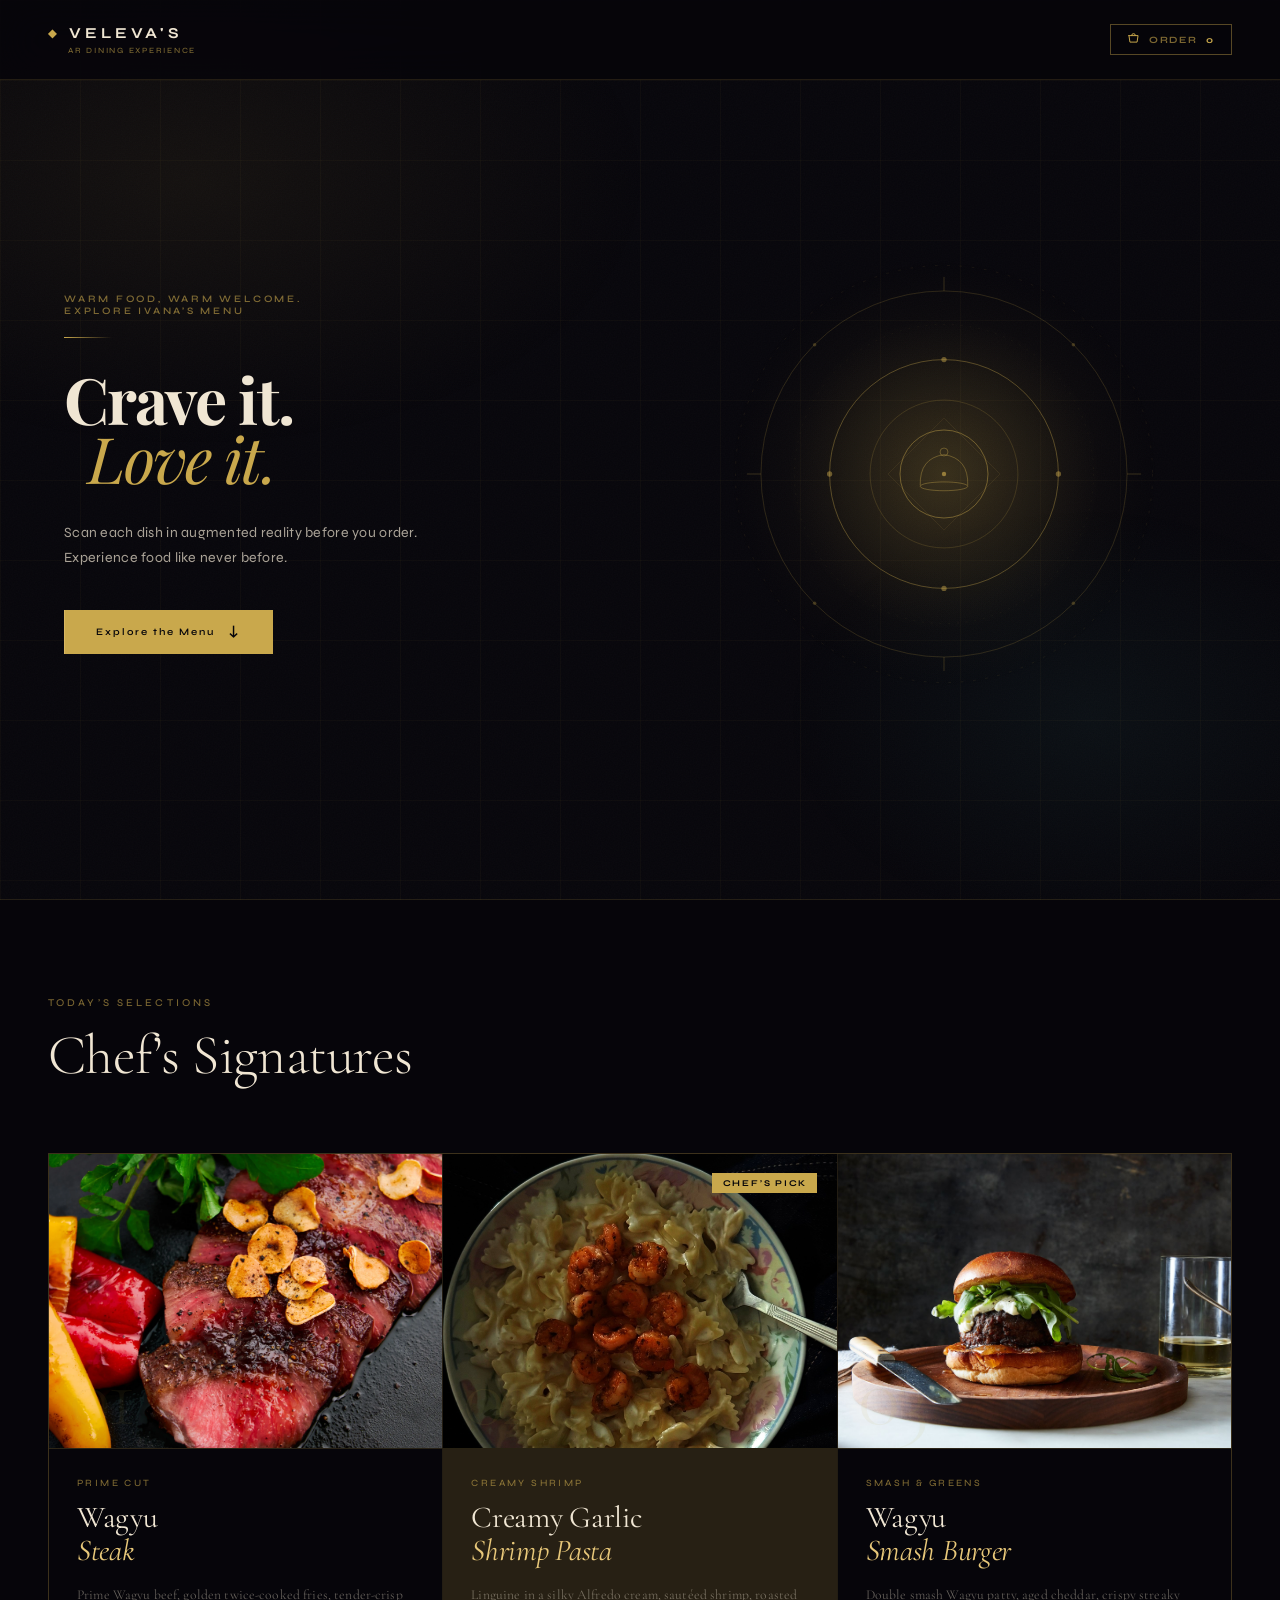
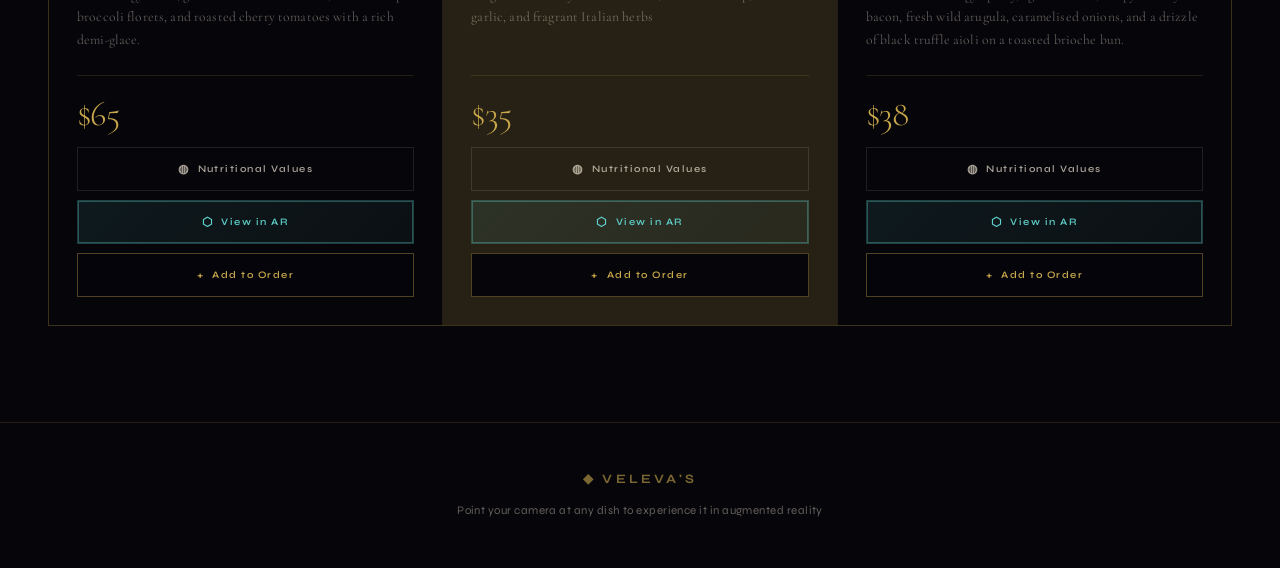
<file: index.html>
<!DOCTYPE html>
<html lang="en">
<head>
    <meta charset="UTF-8">
    <meta name="viewport" content="width=device-width, initial-scale=1.0">
    <title>Veleva's — AR Dining Experience</title>
    <link rel="preconnect" href="https://fonts.googleapis.com">
    <link rel="preconnect" href="https://fonts.gstatic.com" crossorigin>
    <link href="https://fonts.googleapis.com/css2?family=Cormorant+Garamond:ital,wght@0,300;0,400;0,500;1,300;1,400&family=Playfair+Display:ital,wght@0,400;0,700;0,900;1,400;1,700&family=Syne:wght@400;500;600;700;800&display=swap" rel="stylesheet">
    <link rel="stylesheet" href="styles.css?v=2">
</head>
<body>

    <div class="bg-grain"></div>
    <div class="bg-grid"></div>
    <div class="bg-glow"></div>

    <nav class="nav">
        <div class="nav-logo">
            <div class="logo-lockup">
                <span class="logo-mark">&#9670;</span>
                <span class="logo-text">VELEVA'S</span>
            </div>
            <span class="nav-tagline">AR DINING EXPERIENCE</span>
        </div>
        <button class="cart-btn" id="cartBtn" aria-label="Open order summary">
            <svg class="cart-icon-svg" viewBox="0 0 20 20" fill="none" stroke="currentColor" stroke-width="1.5" stroke-linecap="round" stroke-linejoin="round">
                <path d="M3 4h14l-1.5 10H4.5L3 4z"/>
                <path d="M7 4a3 3 0 016 0"/>
            </svg>
            ORDER <span class="cart-count" id="cartCount">0</span>
        </button>
    </nav>

    <header class="hero">
        <div class="hero-left">
            <p class="hero-eyebrow">
                <span>Warm food, warm welcome.</span>
                <span>Explore Ivana&rsquo;s menu</span>
            </p>
            <div class="hero-divider"></div>
            <h1 class="hero-title">
                <span class="title-line">Crave it.</span>
                <span class="title-line italic">Love it.</span>
            </h1>
            <p class="hero-subtitle">Scan each dish in augmented reality before you order. Experience food like never before.</p>
            <div class="hero-actions">
                <a href="#menu" class="hero-cta">
                    <span>Explore the Menu</span>
                    <span class="cta-arrow">&#8595;</span>
                </a>
            </div>
        </div>
        <div class="hero-right" aria-hidden="true">
            <div class="hero-emblem-wrap">
                <svg class="hero-emblem" viewBox="0 0 500 500" fill="none" xmlns="http://www.w3.org/2000/svg">
                    <defs>
                        <radialGradient id="heroGlow" cx="50%" cy="50%" r="50%">
                            <stop offset="0%" stop-color="#c9a84c" stop-opacity="0.15"/>
                            <stop offset="55%" stop-color="#c9a84c" stop-opacity="0.04"/>
                            <stop offset="100%" stop-color="#c9a84c" stop-opacity="0"/>
                        </radialGradient>
                    </defs>
                    <!-- Ambient glow fill -->
                    <circle cx="250" cy="250" r="245" fill="url(#heroGlow)"/>
                    <!-- Outermost dashed ring — rotates slowly via CSS -->
                    <g class="emblem-ring-outer">
                        <circle cx="250" cy="250" r="237" stroke="#c9a84c" stroke-width="0.5" stroke-opacity="0.18" stroke-dasharray="3 11"/>
                    </g>
                    <!-- Ring 2 -->
                    <circle cx="250" cy="250" r="208" stroke="#c9a84c" stroke-width="0.75" stroke-opacity="0.28"/>
                    <!-- Compass tick marks (N/S/E/W, from r=224 to r=208) -->
                    <line x1="250" y1="26"  x2="250" y2="42"  stroke="#c9a84c" stroke-width="0.75" stroke-opacity="0.35"/>
                    <line x1="250" y1="458" x2="250" y2="474" stroke="#c9a84c" stroke-width="0.75" stroke-opacity="0.35"/>
                    <line x1="26"  y1="250" x2="42"  y2="250" stroke="#c9a84c" stroke-width="0.75" stroke-opacity="0.35"/>
                    <line x1="458" y1="250" x2="474" y2="250" stroke="#c9a84c" stroke-width="0.75" stroke-opacity="0.35"/>
                    <!-- 45° dot markers on ring 2 -->
                    <circle cx="397" cy="103" r="2" fill="#c9a84c" fill-opacity="0.28"/>
                    <circle cx="103" cy="103" r="2" fill="#c9a84c" fill-opacity="0.28"/>
                    <circle cx="397" cy="397" r="2" fill="#c9a84c" fill-opacity="0.28"/>
                    <circle cx="103" cy="397" r="2" fill="#c9a84c" fill-opacity="0.28"/>
                    <!-- Ring 3 — inner dashed accent -->
                    <circle cx="250" cy="250" r="170" stroke="#c9a84c" stroke-width="0.4" stroke-opacity="0.15" stroke-dasharray="2 8"/>
                    <!-- Ring 4 — main accent ring -->
                    <circle cx="250" cy="250" r="130" stroke="#c9a84c" stroke-width="1" stroke-opacity="0.42"/>
                    <!-- Dot markers at compass points on ring 4 -->
                    <circle cx="250" cy="120" r="3" fill="#c9a84c" fill-opacity="0.48"/>
                    <circle cx="250" cy="380" r="3" fill="#c9a84c" fill-opacity="0.48"/>
                    <circle cx="120" cy="250" r="3" fill="#c9a84c" fill-opacity="0.48"/>
                    <circle cx="380" cy="250" r="3" fill="#c9a84c" fill-opacity="0.48"/>
                    <!-- Ring 5 -->
                    <circle cx="250" cy="250" r="84" stroke="#c9a84c" stroke-width="0.75" stroke-opacity="0.28"/>
                    <!-- Diamond frame (rotated square, corners at ~r=63) -->
                    <rect x="205" y="205" width="90" height="90" rx="1" transform="rotate(45 250 250)" stroke="#c9a84c" stroke-width="0.5" stroke-opacity="0.22"/>
                    <!-- Inner ring -->
                    <circle cx="250" cy="250" r="50" stroke="#c9a84c" stroke-width="1" stroke-opacity="0.52"/>
                    <!-- Central cloche motif -->
                    <ellipse cx="250" cy="264" rx="27" ry="5" stroke="#c9a84c" stroke-width="0.75" stroke-opacity="0.58"/>
                    <path d="M 223 263 Q 222 232 250 228 Q 278 232 277 263" stroke="#c9a84c" stroke-width="0.75" stroke-opacity="0.58"/>
                    <circle cx="250" cy="225" r="4.5" stroke="#c9a84c" stroke-width="0.75" stroke-opacity="0.58"/>
                    <!-- Center dot -->
                    <circle cx="250" cy="250" r="2.5" fill="#c9a84c" fill-opacity="0.65"/>
                </svg>
            </div>
        </div>
    </header>

    <main class="menu-section" id="menu">
        <div class="section-header">
            <div class="section-label">TODAY&rsquo;S SELECTIONS</div>
            <h2 class="section-title">Chef&rsquo;s Signatures</h2>
        </div>

        <div class="dishes-grid">

            <!-- Dish 1 -->
            <article class="dish-card" data-dish="0">
                <div class="card-image">
                    <img src="images/wagyu-steak-003.webp" alt="Wagyu Steak" class="card-img" />
                    <div class="card-number">01</div>
                </div>
                <div class="card-body">
                    <div class="dish-category">PRIME CUT</div>
                    <h3 class="dish-name">Wagyu<br><em>Steak</em></h3>
                    <p class="dish-description">Prime Wagyu beef, golden twice-cooked fries, tender-crisp broccoli florets, and roasted cherry tomatoes with a rich demi-glace.</p>
                    <div class="card-footer">
                        <span class="dish-price">$65</span>
                        <div class="card-actions">
                            <button class="btn btn-nutrition" data-dish="0">
                                <span class="btn-icon">&#9677;</span>
                                Nutritional Values
                            </button>
                            <a href="ar-viewer.html?dish=steak-salad" class="btn btn-ar">
                                <span class="ar-ring"></span>
                                <span class="btn-icon">&#11041;</span>
                                View in AR
                            </a>
                            <button class="btn btn-order" data-dish-id="steak-salad" data-dish-name="Wagyu Steak" data-dish-price="65">
                                <span class="btn-icon">+</span>
                                Add to Order
                            </button>
                        </div>
                    </div>
                </div>
            </article>

            <!-- Dish 2 -->
            <article class="dish-card featured" data-dish="1">
                <div class="card-badge">CHEF&rsquo;S PICK</div>
                <div class="card-image">
                    <img src="images/second_dish.jpg" alt="Creamy Garlic Shrimp Pasta" class="card-img" />
                    <div class="card-number">02</div>
                </div>
                <div class="card-body">
                    <div class="dish-category">CREAMY SHRIMP</div>
                    <h3 class="dish-name">Creamy Garlic<br><em>Shrimp Pasta</em></h3>
                    <p class="dish-description">Linguine in a silky Alfredo cream, saut&eacute;ed shrimp, roasted garlic, and fragrant Italian herbs</p>
                    <div class="card-footer">
                        <span class="dish-price">$35</span>
                        <div class="card-actions">
                            <button class="btn btn-nutrition" data-dish="1">
                                <span class="btn-icon">&#9677;</span>
                                Nutritional Values
                            </button>
                            <a href="ar-viewer.html?dish=shrimp-pasta" class="btn btn-ar">
                                <span class="ar-ring"></span>
                                <span class="btn-icon">&#11041;</span>
                                View in AR
                            </a>
                            <button class="btn btn-order" data-dish-id="shrimp-pasta" data-dish-name="Creamy Garlic Shrimp Pasta" data-dish-price="35">
                                <span class="btn-icon">+</span>
                                Add to Order
                            </button>
                        </div>
                    </div>
                </div>
            </article>

            <!-- Dish 3 -->
            <article class="dish-card" data-dish="2">
                <div class="card-image">
                    <img src="images/burger-preview.jpg" alt="Wagyu Smash Burger" class="card-img" />
                    <div class="card-number">03</div>
                </div>
                <div class="card-body">
                    <div class="dish-category">SMASH & GREENS</div>
                    <h3 class="dish-name">Wagyu<br><em>Smash Burger</em></h3>
                    <p class="dish-description">Double smash Wagyu patty, aged cheddar, crispy streaky bacon, fresh wild arugula, caramelised onions, and a drizzle of black truffle aioli on a toasted brioche bun.</p>
                    <div class="card-footer">
                        <span class="dish-price">$38</span>
                        <div class="card-actions">
                            <button class="btn btn-nutrition" data-dish="2">
                                <span class="btn-icon">&#9677;</span>
                                Nutritional Values
                            </button>
                            <a href="ar-viewer.html?dish=smash-burger" class="btn btn-ar">
                                <span class="ar-ring"></span>
                                <span class="btn-icon">&#11041;</span>
                                View in AR
                            </a>
                            <button class="btn btn-order" data-dish-id="wagyu-smash-burger" data-dish-name="Wagyu Smash Burger" data-dish-price="38">
                                <span class="btn-icon">+</span>
                                Add to Order
                            </button>
                        </div>
                    </div>
                </div>
            </article>

        </div>
    </main>

    <footer class="footer">
        <div class="footer-logo">&#9670; VELEVA'S</div>
        <p class="footer-text">Point your camera at any dish to experience it in augmented reality</p>
    </footer>

    <!-- Order Panel -->
    <div class="order-overlay" id="orderOverlay">
        <div class="order-panel" id="orderPanel" role="dialog" aria-modal="true" aria-label="Order summary">
            <div class="order-panel-header">
                <div class="order-eyebrow">YOUR ORDER</div>
                <h2 class="order-panel-title">Order Summary</h2>
                <button class="order-close" id="orderClose" aria-label="Close order panel">&#10005;</button>
            </div>
            <div class="order-body">
                <div class="order-empty" id="orderEmpty">
                    <p class="order-empty-text">No items yet.</p>
                    <p class="order-empty-sub">Add dishes from the menu below.</p>
                </div>
                <div class="order-items" id="orderItems"></div>
            </div>
            <div class="order-footer" id="orderFooter">
                <div class="order-total-row">
                    <span class="order-total-label">TOTAL</span>
                    <span class="order-total-price" id="orderTotal">$0</span>
                </div>
                <button class="btn-place-order" id="placeOrderBtn">Place Order</button>
            </div>
            <div class="order-confirm" id="orderConfirm">
                <div class="order-confirm-inner">
                    <div class="order-confirm-icon">&#10003;</div>
                    <p class="order-confirm-title">Thank you!</p>
                    <p class="order-confirm-sub">Your order has been placed.</p>
                </div>
            </div>
        </div>
    </div>

    <!-- Nutritional Modal -->
    <div class="modal-overlay" id="nutritionModal" role="dialog" aria-modal="true" aria-labelledby="modalDishName">
        <div class="modal">
            <button class="modal-close" id="modalClose" aria-label="Close">&#10005;</button>
            <div class="modal-header">
                <div class="modal-eyebrow">NUTRITIONAL INFORMATION</div>
                <h2 class="modal-dish-name" id="modalDishName"></h2>
            </div>
            <div class="modal-body">
                <div class="calories-display">
                    <span class="calories-number" id="modalCalories"></span>
                    <span class="calories-label">KCAL</span>
                </div>
                <div class="macros-grid">
                    <div class="macro-item">
                        <div class="macro-bar-container">
                            <div class="macro-bar protein-bar" id="proteinBar"></div>
                        </div>
                        <span class="macro-value" id="proteinVal"></span>
                        <span class="macro-label">PROTEIN</span>
                    </div>
                    <div class="macro-item">
                        <div class="macro-bar-container">
                            <div class="macro-bar carbs-bar" id="carbsBar"></div>
                        </div>
                        <span class="macro-value" id="carbsVal"></span>
                        <span class="macro-label">CARBS</span>
                    </div>
                    <div class="macro-item">
                        <div class="macro-bar-container">
                            <div class="macro-bar fat-bar" id="fatBar"></div>
                        </div>
                        <span class="macro-value" id="fatVal"></span>
                        <span class="macro-label">FAT</span>
                    </div>
                </div>
                <div class="allergens-section">
                    <div class="allergens-label">ALLERGENS</div>
                    <div class="allergens-list" id="allergensList"></div>
                </div>
            </div>
        </div>
    </div>

    <script src="script.js"></script>
</body>
</html>
</file>
<file: styles.css>
/* ==========================================
   OBSIDIAN AR RESTAURANT MENU
   Dark Luxury Aesthetic
   ========================================== */

/* ── Variables ── */
:root {
    --bg: #06050a;
    --surface: rgba(255, 255, 255, 0.03);
    --surface-hover: rgba(255, 255, 255, 0.055);
    --border: rgba(201, 168, 76, 0.15);
    --border-bright: rgba(201, 168, 76, 0.4);
    --gold: #c9a84c;
    --gold-bright: #e8c87a;
    --gold-dim: rgba(201, 168, 76, 0.6);
    --text: #f0e6d3;
    --text-dim: rgba(240, 230, 211, 0.4);
    --text-mid: rgba(240, 230, 211, 0.7);
    --teal: #5ecfca;
    --font-display: 'Cormorant Garamond', Georgia, serif;
    --font-ui: 'Syne', sans-serif;
    --ease: cubic-bezier(0.25, 0.46, 0.45, 0.94);
    --transition: 0.35s cubic-bezier(0.25, 0.46, 0.45, 0.94);
}

/* ── Reset ── */
*, *::before, *::after {
    margin: 0;
    padding: 0;
    box-sizing: border-box;
}

html {
    scroll-behavior: smooth;
}

body {
    background-color: var(--bg);
    color: var(--text);
    font-family: var(--font-ui);
    min-height: 100vh;
    overflow-x: hidden;
    -webkit-font-smoothing: antialiased;
    -moz-osx-font-smoothing: grayscale;
}

/* ── Background Layers ── */
.bg-grain {
    position: fixed;
    inset: 0;
    z-index: 0;
    pointer-events: none;
    opacity: 0.35;
    mix-blend-mode: screen;
    background-image: url("data:image/svg+xml,%3Csvg xmlns='http://www.w3.org/2000/svg' width='300' height='300'%3E%3Cfilter id='n'%3E%3CfeTurbulence type='fractalNoise' baseFrequency='0.75' numOctaves='4' stitchTiles='stitch'/%3E%3C/filter%3E%3Crect width='300' height='300' filter='url(%23n)' opacity='0.08'/%3E%3C/svg%3E");
    background-size: 300px 300px;
}

.bg-grid {
    position: fixed;
    inset: 0;
    z-index: 0;
    pointer-events: none;
    background-image:
        linear-gradient(rgba(201, 168, 76, 0.04) 1px, transparent 1px),
        linear-gradient(90deg, rgba(201, 168, 76, 0.04) 1px, transparent 1px);
    background-size: 80px 80px;
}

.bg-glow {
    position: fixed;
    inset: 0;
    z-index: 0;
    pointer-events: none;
    background:
        radial-gradient(ellipse 60% 50% at 15% 20%, rgba(201, 168, 76, 0.07) 0%, transparent 60%),
        radial-gradient(ellipse 40% 40% at 85% 80%, rgba(94, 207, 202, 0.05) 0%, transparent 60%);
}

/* ── Navigation ── */
.nav {
    position: fixed;
    top: 0;
    left: 0;
    right: 0;
    z-index: 100;
    display: flex;
    align-items: center;
    justify-content: space-between;
    padding: 1.5rem 3rem;
    border-bottom: 1px solid var(--border);
    background: rgba(6, 5, 10, 0.85);
    backdrop-filter: blur(20px);
    -webkit-backdrop-filter: blur(20px);
}

.nav-logo {
    display: flex;
    flex-direction: column;
    align-items: flex-start;
    gap: 0.22rem;
}

.logo-lockup {
    display: flex;
    align-items: center;
    gap: 0.6rem;
    font-family: var(--font-ui);
    font-weight: 700;
    font-size: 0.95rem;
    letter-spacing: 0.25em;
    color: var(--text);
}

.logo-mark {
    color: var(--gold);
    font-size: 0.7rem;
}

.nav-tagline {
    font-size: 0.5rem;
    letter-spacing: 0.22em;
    color: var(--gold-dim);
    font-weight: 500;
    padding-left: 1.25rem;
}

/* ── Hero ── */
.hero {
    position: relative;
    z-index: 1;
    min-height: 100vh;
    display: grid;
    grid-template-columns: 1fr 1fr;
    align-items: center;
    gap: 4rem;
    padding: 8rem 4rem 5rem;
    border-bottom: 1px solid var(--border);
    overflow: hidden;
}

/* Left column */
.hero-left {
    display: flex;
    flex-direction: column;
}

.hero-eyebrow {
    display: flex;
    flex-direction: column;
    font-family: var(--font-ui);
    font-size: 0.62rem;
    letter-spacing: 0.28em;
    color: var(--gold-dim);
    font-weight: 600;
    text-transform: uppercase;
    margin-bottom: 1.25rem;
    opacity: 0;
    animation: fadeUp 0.8s var(--ease) 0.2s forwards;
}

.hero-divider {
    width: 48px;
    height: 1px;
    background: linear-gradient(90deg, var(--gold), transparent);
    margin-bottom: 2rem;
    opacity: 0;
    transform-origin: left center;
    animation: dividerReveal 0.7s var(--ease) 0.45s forwards;
}

.hero-title {
    font-family: 'Playfair Display', var(--font-display);
    font-weight: 700;
    font-size: clamp(3.5rem, 5vw, 6.5rem);
    line-height: 0.92;
    letter-spacing: -0.03em;
    margin-bottom: 2rem;
}

.title-line {
    display: block;
    color: var(--text);
    opacity: 0;
    animation: fadeUp 1s var(--ease) forwards;
}

.title-line:nth-child(1) { animation-delay: 0.5s; }
.title-line:nth-child(2) { animation-delay: 0.7s; }

.title-line.italic {
    font-style: italic;
    font-weight: 400;
    color: var(--gold);
    padding-left: 1.5rem;
}

.hero-subtitle {
    font-size: 0.88rem;
    line-height: 1.78;
    color: var(--text-mid);
    max-width: 380px;
    letter-spacing: 0.02em;
    margin-bottom: 2.5rem;
    opacity: 0;
    animation: fadeUp 0.8s var(--ease) 0.9s forwards;
}

/* CTA button */
.hero-actions {
    opacity: 0;
    animation: fadeUp 0.8s var(--ease) 1.1s forwards;
}

.hero-cta {
    display: inline-flex;
    align-items: center;
    gap: 0.8rem;
    padding: 0.85rem 2rem;
    font-family: var(--font-ui);
    font-size: 0.62rem;
    font-weight: 600;
    letter-spacing: 0.2em;
    color: var(--bg);
    background: var(--gold);
    text-decoration: none;
    position: relative;
    overflow: hidden;
    transition: box-shadow 0.35s var(--ease);
}

.hero-cta::before {
    content: '';
    position: absolute;
    inset: 0;
    background: var(--gold-bright);
    transform: translateX(-100%);
    transition: transform 0.4s var(--ease);
}

.hero-cta > * { position: relative; z-index: 1; }

.hero-cta:hover::before { transform: translateX(0); }

.hero-cta:hover { box-shadow: 0 8px 32px rgba(201, 168, 76, 0.28); }

.cta-arrow {
    font-size: 1rem;
    line-height: 1;
    display: inline-block;
    transition: transform 0.35s var(--ease);
}

.hero-cta:hover .cta-arrow { transform: translateY(4px); }

/* Right column — decorative emblem */
.hero-right {
    display: flex;
    align-items: center;
    justify-content: center;
    position: relative;
    opacity: 0;
    animation: fadeIn 1.6s var(--ease) 0.8s forwards;
}

.hero-emblem-wrap {
    position: relative;
    width: min(440px, 44vw);
    aspect-ratio: 1 / 1;
}

/* Warm glow layer behind the SVG rings */
.hero-emblem-wrap::before {
    content: '';
    position: absolute;
    inset: 15%;
    border-radius: 50%;
    background: radial-gradient(circle,
        rgba(201, 168, 76, 0.12) 0%,
        rgba(201, 168, 76, 0.04) 52%,
        transparent 72%
    );
    pointer-events: none;
}

.hero-emblem {
    width: 100%;
    height: 100%;
    display: block;
}

/* Slowly rotating outermost dashed ring */
.emblem-ring-outer {
    transform-box: fill-box;
    transform-origin: center;
    animation: slowSpin 100s linear infinite;
}

/* ── Menu Section ── */
.menu-section {
    position: relative;
    z-index: 1;
    padding: 6rem 3rem;
}

.section-header {
    margin-bottom: 4rem;
}

.section-label {
    font-size: 0.65rem;
    letter-spacing: 0.3em;
    color: var(--gold-dim);
    font-weight: 500;
    margin-bottom: 0.75rem;
}

.section-title {
    font-family: var(--font-display);
    font-weight: 300;
    font-size: clamp(2rem, 5vw, 3.5rem);
    letter-spacing: -0.01em;
    color: var(--text);
}

/* ── Dishes Grid ── */
.dishes-grid {
    display: grid;
    grid-template-columns: repeat(3, 1fr);
    gap: 1px;
    background-color: var(--border);
    border: 1px solid var(--border);
}

/* ── Dish Card ── */
.dish-card {
    position: relative;
    background: var(--bg);
    overflow: hidden;
    transition: background var(--transition), transform var(--transition);
    opacity: 0;
    animation: fadeUp 0.8s var(--ease) forwards;
    display: flex;
    flex-direction: column;
}

.dish-card:nth-child(1) { animation-delay: 0.15s; }
.dish-card:nth-child(2) { animation-delay: 0.3s; }
.dish-card:nth-child(3) { animation-delay: 0.45s; }

.dish-card:hover {
    background: rgba(20, 16, 28, 0.95);
    z-index: 1;
    transform: translateY(-3px);
    box-shadow: 0 12px 40px rgba(0, 0, 0, 0.5);
}

.dish-card.featured {
    background: rgba(201, 168, 76, 0.025);
}

/* Card Badge */
.card-badge {
    position: absolute;
    top: 1.2rem;
    right: 1.2rem;
    z-index: 2;
    font-size: 0.55rem;
    letter-spacing: 0.2em;
    font-weight: 700;
    color: var(--bg);
    background: var(--gold);
    padding: 0.3rem 0.65rem;
}

/* Card Image */
.card-image {
    position: relative;
    aspect-ratio: 4 / 3;
    overflow: hidden;
    border-bottom: 1px solid var(--border);
    background: linear-gradient(
        135deg,
        rgba(201, 168, 76, 0.06) 0%,
        rgba(6, 5, 10, 0.9) 100%
    );
}

.featured .card-image {
    background: #0a0908;
}

.image-placeholder {
    position: absolute;
    inset: 0;
    display: flex;
    flex-direction: column;
    align-items: center;
    justify-content: center;
    gap: 0.75rem;
}

.card-img {
    position: absolute;
    inset: 0;
    width: 100%;
    height: 100%;
    object-fit: cover;
    object-position: center;
    display: block;
}

.plate-icon {
    width: 80px;
    height: 80px;
    color: var(--gold-dim);
    transition: color var(--transition), transform var(--transition);
}

.dish-card:hover .plate-icon {
    color: var(--gold);
    transform: scale(1.06) rotate(5deg);
}

.image-label {
    font-size: 0.6rem;
    letter-spacing: 0.2em;
    color: var(--text-dim);
    font-weight: 500;
}

.card-number {
    position: absolute;
    bottom: 0.5rem;
    left: 1.25rem;
    font-family: var(--font-display);
    font-size: 5.5rem;
    font-weight: 300;
    line-height: 1;
    color: rgba(201, 168, 76, 0.07);
    letter-spacing: -0.05em;
    user-select: none;
    transition: color var(--transition);
}

.dish-card:hover .card-number {
    color: rgba(201, 168, 76, 0.14);
}

/* Card Body */
.card-body {
    padding: 1.75rem;
    flex: 1;
    display: flex;
    flex-direction: column;
}

.dish-category {
    font-size: 0.6rem;
    letter-spacing: 0.25em;
    color: var(--gold-dim);
    font-weight: 500;
    margin-bottom: 0.75rem;
}

.dish-name {
    font-family: var(--font-display);
    font-weight: 400;
    font-size: 1.9rem;
    line-height: 1.1;
    letter-spacing: -0.01em;
    color: var(--text);
    margin-bottom: 1rem;
}

.dish-name em {
    font-style: italic;
    color: var(--gold-bright);
}

.dish-description {
    font-family: var(--font-display);
    font-size: 0.85rem;
    line-height: 1.65;
    color: var(--text-dim);
    margin-bottom: 1.5rem;
    letter-spacing: 0.01em;
}

/* Card Footer */
.card-footer {
    display: flex;
    flex-direction: column;
    gap: 1rem;
    padding-top: 1.25rem;
    border-top: 1px solid var(--border);
    margin-top: auto;
}

.dish-price {
    font-family: var(--font-display);
    font-size: 2.2rem;
    font-weight: 300;
    color: var(--gold);
    letter-spacing: -0.02em;
    line-height: 1;
}

.card-actions {
    display: flex;
    flex-direction: column;
    gap: 0.55rem;
}

/* ── Buttons ── */
.btn {
    display: flex;
    align-items: center;
    justify-content: center;
    gap: 0.5rem;
    width: 100%;
    min-height: 44px;
    padding: 0.72rem 1rem;
    font-family: var(--font-ui);
    font-size: 0.62rem;
    font-weight: 600;
    letter-spacing: 0.15em;
    cursor: pointer;
    border: none;
    background: transparent;
    -webkit-appearance: none;
    appearance: none;
    text-decoration: none;
    transition: all var(--transition);
    position: relative;
    overflow: hidden;
    white-space: nowrap;
}

.btn-icon {
    font-size: 0.75rem;
    flex-shrink: 0;
    transition: transform var(--transition);
}

.btn-nutrition {
    background: transparent;
    color: var(--text-mid);
    border: 1px solid rgba(240, 230, 211, 0.12);
}

.btn-nutrition:hover {
    background: rgba(240, 230, 211, 0.05);
    color: var(--text);
    border-color: rgba(240, 230, 211, 0.28);
}

.btn-nutrition:hover .btn-icon {
    transform: rotate(90deg) scale(1.2);
}

.btn-ar {
    background: linear-gradient(135deg,
        rgba(94, 207, 202, 0.1) 0%,
        rgba(94, 207, 202, 0.05) 100%
    );
    color: var(--teal);
    border: 1px solid rgba(94, 207, 202, 0.22);
}

.btn-ar:hover {
    background: linear-gradient(135deg,
        rgba(94, 207, 202, 0.18) 0%,
        rgba(94, 207, 202, 0.08) 100%
    );
    border-color: rgba(94, 207, 202, 0.45);
    box-shadow: 0 0 20px rgba(94, 207, 202, 0.08);
}

.btn-ar:hover .btn-icon {
    transform: scale(1.15);
}

/* AR ring pulse on the button */
.ar-ring {
    position: absolute;
    inset: 0;
    border: 1px solid rgba(94, 207, 202, 0.35);
    pointer-events: none;
    animation: arPulse 2.8s ease-in-out infinite;
}

/* ── Footer ── */
.footer {
    position: relative;
    z-index: 1;
    padding: 3rem;
    border-top: 1px solid var(--border);
    display: flex;
    flex-direction: column;
    align-items: center;
    gap: 0.9rem;
    text-align: center;
}

.footer-logo {
    font-family: var(--font-ui);
    font-weight: 700;
    font-size: 0.8rem;
    letter-spacing: 0.25em;
    color: var(--gold-dim);
}

.footer-text {
    font-size: 0.72rem;
    color: var(--text-dim);
    letter-spacing: 0.04em;
    line-height: 1.65;
}

/* ── Modal Overlay ── */
.modal-overlay {
    position: fixed;
    inset: 0;
    z-index: 200;
    background: rgba(6, 5, 10, 0.9);
    backdrop-filter: blur(14px);
    -webkit-backdrop-filter: blur(14px);
    display: flex;
    align-items: center;
    justify-content: center;
    padding: 2rem;
    opacity: 0;
    pointer-events: none;
    transition: opacity 0.3s ease;
}

.modal-overlay.active {
    opacity: 1;
    pointer-events: all;
}

/* ── Modal ── */
.modal {
    position: relative;
    background: rgba(255, 255, 255, 0.025);
    border: 1px solid var(--border-bright);
    padding: 2.5rem;
    max-width: 480px;
    width: 100%;
    transform: translateY(18px);
    transition: transform 0.4s var(--ease);
    box-shadow: 0 0 80px rgba(201, 168, 76, 0.06);
}

.modal-overlay.active .modal {
    transform: translateY(0);
}

.modal-close {
    position: absolute;
    top: 1.25rem;
    right: 1.25rem;
    background: none;
    border: 1px solid var(--border);
    color: var(--text-dim);
    width: 32px;
    height: 32px;
    cursor: pointer;
    font-size: 0.65rem;
    display: flex;
    align-items: center;
    justify-content: center;
    transition: all var(--transition);
    font-family: var(--font-ui);
}

.modal-close:hover {
    border-color: var(--border-bright);
    color: var(--text);
    background: rgba(255, 255, 255, 0.04);
}

.modal-eyebrow {
    font-size: 0.6rem;
    letter-spacing: 0.25em;
    color: var(--gold-dim);
    margin-bottom: 0.4rem;
    font-weight: 500;
}

.modal-dish-name {
    font-family: var(--font-display);
    font-weight: 400;
    font-size: 2rem;
    letter-spacing: -0.01em;
    color: var(--text);
    margin-bottom: 2rem;
    line-height: 1.1;
}

/* Calories */
.calories-display {
    display: flex;
    align-items: baseline;
    gap: 0.6rem;
    margin-bottom: 2rem;
    padding-bottom: 2rem;
    border-bottom: 1px solid var(--border);
}

.calories-number {
    font-family: var(--font-display);
    font-size: 4.5rem;
    font-weight: 300;
    color: var(--gold);
    line-height: 1;
    letter-spacing: -0.03em;
}

.calories-label {
    font-size: 0.65rem;
    letter-spacing: 0.2em;
    color: var(--text-dim);
    font-weight: 600;
    padding-bottom: 0.4rem;
}

/* Macros */
.macros-grid {
    display: grid;
    grid-template-columns: repeat(3, 1fr);
    gap: 1.5rem;
    margin-bottom: 2rem;
}

.macro-item {
    display: flex;
    flex-direction: column;
    align-items: center;
    gap: 0.35rem;
    text-align: center;
}

.macro-bar-container {
    width: 100%;
    height: 3px;
    background: rgba(255, 255, 255, 0.05);
    border-radius: 99px;
    overflow: hidden;
    margin-bottom: 0.4rem;
}

.macro-bar {
    height: 100%;
    border-radius: 99px;
    width: 0;
    transition: width 0.9s cubic-bezier(0.25, 0.46, 0.45, 0.94);
}

.protein-bar  { background: linear-gradient(90deg, #5ecfca, #8ee8e4); }
.carbs-bar    { background: linear-gradient(90deg, var(--gold), var(--gold-bright)); }
.fat-bar      { background: linear-gradient(90deg, rgba(240,230,211,0.35), rgba(240,230,211,0.6)); }

.macro-value {
    font-family: var(--font-display);
    font-size: 1.6rem;
    font-weight: 300;
    color: var(--text);
    letter-spacing: -0.02em;
    line-height: 1;
}

.macro-label {
    font-size: 0.55rem;
    letter-spacing: 0.2em;
    color: var(--text-dim);
    font-weight: 600;
}

/* Allergens */
.allergens-section {
    padding-top: 1.5rem;
    border-top: 1px solid var(--border);
}

.allergens-label {
    font-size: 0.6rem;
    letter-spacing: 0.2em;
    color: var(--text-dim);
    font-weight: 600;
    margin-bottom: 0.75rem;
}

.allergens-list {
    display: flex;
    flex-wrap: wrap;
    gap: 0.5rem;
}

.allergen-tag {
    display: inline-flex;
    align-items: center;
    white-space: nowrap;
    font-size: 0.6rem;
    letter-spacing: 0.1em;
    font-weight: 600;
    padding: 0.3rem 0.75rem;
    border: 1px solid rgba(240, 230, 211, 0.14);
    color: var(--text-mid);
    background: rgba(240, 230, 211, 0.04);
}

.allergen-none {
    font-family: var(--font-display);
    font-size: 0.85rem;
    font-style: italic;
    color: var(--text-dim);
}

/* ── Keyframes ── */
@keyframes fadeUp {
    from { opacity: 0; transform: translateY(24px); }
    to   { opacity: 1; transform: translateY(0); }
}

@keyframes fadeIn {
    from { opacity: 0; }
    to   { opacity: 1; }
}

@keyframes dividerReveal {
    from { opacity: 0; transform: scaleX(0); }
    to   { opacity: 1; transform: scaleX(1); }
}

@keyframes slowSpin {
    from { transform: rotate(0deg); }
    to   { transform: rotate(360deg); }
}

@keyframes scrollPulse {
    0%, 100% { width: 60px; opacity: 0.4; }
    50%       { width: 80px; opacity: 1; }
}

@keyframes arPulse {
    0%   { opacity: 0.5; transform: scale(1); }
    50%  { opacity: 0.15; transform: scale(1.03); }
    100% { opacity: 0.5; transform: scale(1); }
}

/* ── Cart button (nav) ── */
.cart-btn {
    display: flex;
    align-items: center;
    gap: 0.55rem;
    background: rgba(6, 5, 10, 0.9);
    border: 1px solid rgba(201, 168, 76, 0.42);
    color: var(--gold-dim);
    cursor: pointer;
    padding: 0.5rem 1rem;
    font-family: var(--font-ui);
    font-size: 0.6rem;
    font-weight: 700;
    letter-spacing: 0.18em;
    backdrop-filter: blur(10px);
    -webkit-backdrop-filter: blur(10px);
    transition: all 0.3s var(--ease);
}

.cart-btn:hover {
    color: var(--gold);
    border-color: rgba(201, 168, 76, 0.72);
    background: rgba(201, 168, 76, 0.07);
    box-shadow: 0 0 16px rgba(201, 168, 76, 0.09);
}

.cart-icon-svg {
    width: 13px;
    height: 13px;
    flex-shrink: 0;
    stroke: var(--gold);
}

.cart-count {
    color: var(--gold);
    font-weight: 700;
    transition: transform 0.2s var(--ease);
    display: inline-block;
}

.cart-count.bump {
    animation: cartBump 0.4s var(--ease);
}

@keyframes cartBump {
    0%   { transform: scale(1); }
    40%  { transform: scale(1.6); }
    70%  { transform: scale(0.88); }
    100% { transform: scale(1); }
}

/* ── Add to Order button ── */
.btn-order {
    background: rgba(6, 5, 10, 0.95);
    color: var(--gold);
    border: 1px solid rgba(201, 168, 76, 0.38);
    -webkit-appearance: none;
    appearance: none;
    cursor: pointer;
    transition: all 0.3s var(--ease);
}

.btn-order:hover {
    background: rgba(201, 168, 76, 0.08);
    border-color: rgba(201, 168, 76, 0.6);
    box-shadow: 0 0 18px rgba(201, 168, 76, 0.08);
}

.btn-order:hover .btn-icon {
    transform: scale(1.2);
}

.btn-order.added {
    border-color: rgba(201, 168, 76, 0.55);
    background: rgba(201, 168, 76, 0.08);
}

.btn-order:disabled {
    cursor: default;
}

.btn-order--in-cart {
    background: var(--gold);
    color: var(--bg);
    border-color: var(--gold);
    font-weight: 700;
}

.btn-order--in-cart .btn-icon {
    color: var(--bg);
}

.btn-order--in-cart:hover {
    background: var(--gold-bright);
    border-color: var(--gold-bright);
    box-shadow: 0 0 22px rgba(201, 168, 76, 0.22);
    color: var(--bg);
}

/* ── Order overlay ── */
.order-overlay {
    position: fixed;
    inset: 0;
    z-index: 300;
    background: rgba(6, 5, 10, 0.7);
    backdrop-filter: blur(6px);
    -webkit-backdrop-filter: blur(6px);
    opacity: 0;
    pointer-events: none;
    transition: opacity 0.35s var(--ease);
}

.order-overlay.active {
    opacity: 1;
    pointer-events: all;
}

/* ── Order panel (slides from right) ── */
.order-panel {
    position: absolute;
    top: 0;
    right: 0;
    bottom: 0;
    width: 420px;
    max-width: 100vw;
    background: #0b0a12;
    border-left: 1px solid var(--border);
    display: flex;
    flex-direction: column;
    transform: translateX(100%);
    transition: transform 0.4s var(--ease);
    overflow: hidden;
}

.order-overlay.active .order-panel {
    transform: translateX(0);
}

.order-panel-header {
    padding: 2rem 1.75rem 1.5rem;
    border-bottom: 1px solid var(--border);
    position: relative;
    flex-shrink: 0;
}

.order-eyebrow {
    font-size: 0.56rem;
    letter-spacing: 0.3em;
    color: var(--gold-dim);
    font-weight: 500;
    margin-bottom: 0.35rem;
}

.order-panel-title {
    font-family: var(--font-display);
    font-weight: 300;
    font-size: 1.8rem;
    color: var(--text);
    line-height: 1;
}

.order-close {
    position: absolute;
    top: 1.5rem;
    right: 1.5rem;
    background: rgba(6, 5, 10, 0.9);
    border: 1px solid rgba(201, 168, 76, 0.28);
    color: var(--gold-dim);
    width: 32px;
    height: 32px;
    display: flex;
    align-items: center;
    justify-content: center;
    cursor: pointer;
    font-size: 0.65rem;
    transition: all 0.25s var(--ease);
    font-family: var(--font-ui);
    -webkit-appearance: none;
    appearance: none;
}

.order-close:hover {
    border-color: rgba(201, 168, 76, 0.6);
    color: var(--gold);
    background: rgba(201, 168, 76, 0.06);
}

.order-body {
    flex: 1;
    overflow-y: auto;
    padding: 1.25rem 1.75rem;
    scrollbar-width: thin;
    scrollbar-color: var(--border) transparent;
}

.order-empty {
    display: flex;
    flex-direction: column;
    align-items: center;
    justify-content: center;
    gap: 0.45rem;
    text-align: center;
    padding-top: 3rem;
}

.order-empty-text {
    font-size: 0.85rem;
    color: var(--text-dim);
    letter-spacing: 0.06em;
}

.order-empty-sub {
    font-size: 0.72rem;
    color: rgba(240, 230, 211, 0.22);
    letter-spacing: 0.04em;
}

/* ── Order item row ── */
.order-item {
    display: flex;
    align-items: center;
    gap: 0.85rem;
    padding: 1rem 0;
    border-bottom: 1px solid var(--border);
}

.order-item:last-child {
    border-bottom: none;
}

.order-item-info {
    flex: 1;
    min-width: 0;
}

.order-item-name {
    font-size: 0.78rem;
    font-weight: 600;
    letter-spacing: 0.04em;
    color: var(--text);
    margin-bottom: 0.2rem;
    white-space: nowrap;
    overflow: hidden;
    text-overflow: ellipsis;
}

.order-item-price {
    font-size: 0.68rem;
    color: var(--gold-dim);
    letter-spacing: 0.05em;
}

.order-qty {
    display: flex;
    align-items: center;
    gap: 0.5rem;
    flex-shrink: 0;
}

.qty-btn {
    width: 26px;
    height: 26px;
    display: flex;
    align-items: center;
    justify-content: center;
    background: rgba(6, 5, 10, 0.9);
    border: 1px solid rgba(201, 168, 76, 0.28);
    color: var(--gold-dim);
    cursor: pointer;
    font-size: 1rem;
    line-height: 1;
    transition: all 0.2s var(--ease);
    font-family: var(--font-ui);
    -webkit-appearance: none;
    appearance: none;
}

.qty-btn:hover {
    border-color: rgba(201, 168, 76, 0.6);
    color: var(--gold);
    background: rgba(201, 168, 76, 0.06);
}

.qty-value {
    font-size: 0.8rem;
    font-weight: 600;
    color: var(--text);
    min-width: 1.25rem;
    text-align: center;
}

.order-item-remove {
    background: rgba(6, 5, 10, 0);
    border: none;
    color: rgba(201, 168, 76, 0.3);
    cursor: pointer;
    font-size: 0.7rem;
    padding: 0.25rem;
    flex-shrink: 0;
    transition: color 0.2s var(--ease);
    font-family: var(--font-ui);
    line-height: 1;
    -webkit-appearance: none;
    appearance: none;
}

.order-item-remove:hover {
    color: rgba(201, 168, 76, 0.75);
}

/* ── Order footer (total + place order) ── */
.order-footer {
    padding: 1.5rem 1.75rem;
    border-top: 1px solid var(--border);
    flex-shrink: 0;
}

.order-total-row {
    display: flex;
    align-items: baseline;
    justify-content: space-between;
    margin-bottom: 1.25rem;
}

.order-total-label {
    font-size: 0.58rem;
    letter-spacing: 0.28em;
    color: var(--text-dim);
    font-weight: 600;
}

.order-total-price {
    font-family: var(--font-display);
    font-size: 1.8rem;
    font-weight: 300;
    color: var(--gold);
    line-height: 1;
}

.btn-place-order {
    width: 100%;
    padding: 1rem;
    background: rgba(6, 5, 10, 0.95);
    border: 1px solid rgba(201, 168, 76, 0.45);
    color: var(--gold);
    font-family: var(--font-ui);
    font-size: 0.62rem;
    font-weight: 700;
    letter-spacing: 0.24em;
    cursor: pointer;
    transition: all 0.3s var(--ease);
    -webkit-appearance: none;
    appearance: none;
}

.btn-place-order:hover {
    background: rgba(201, 168, 76, 0.09);
    border-color: rgba(201, 168, 76, 0.7);
    box-shadow: 0 0 28px rgba(201, 168, 76, 0.1);
}

/* ── Order confirmation overlay (inside panel) ── */
.order-confirm {
    position: absolute;
    inset: 0;
    background: #0b0a12;
    display: flex;
    align-items: center;
    justify-content: center;
    opacity: 0;
    pointer-events: none;
    transition: opacity 0.4s var(--ease);
}

.order-confirm.active {
    opacity: 1;
    pointer-events: all;
}

.order-confirm-inner {
    text-align: center;
    display: flex;
    flex-direction: column;
    align-items: center;
    gap: 0.7rem;
}

.order-confirm-icon {
    width: 52px;
    height: 52px;
    border: 1px solid rgba(201, 168, 76, 0.4);
    border-radius: 50%;
    display: flex;
    align-items: center;
    justify-content: center;
    font-size: 1.2rem;
    color: var(--gold);
    margin-bottom: 0.4rem;
}

.order-confirm-title {
    font-family: var(--font-display);
    font-size: 2.2rem;
    font-weight: 300;
    color: var(--text);
}

.order-confirm-sub {
    font-size: 0.72rem;
    color: var(--text-dim);
    letter-spacing: 0.12em;
}

/* ── Responsive ── */
@media (max-width: 960px) {
    .nav { padding: 1.25rem 1.75rem; }

    .hero {
        grid-template-columns: 1fr;
        align-items: flex-start;
        height: auto;
        min-height: 0;
        padding: 7rem 1.75rem 4rem;
    }

    .hero-right {
        display: flex;
        justify-content: center;
        margin-top: 2rem;
        padding-bottom: 0.5rem;
        animation: fadeIn 1.6s var(--ease) 0.8s forwards;
    }

    .hero-emblem-wrap {
        width: 220px;
        opacity: 0.4;
    }

    .menu-section { padding: 4rem 1.75rem; }

    .dishes-grid { grid-template-columns: 1fr; }

    .modal { padding: 2rem 1.5rem; }
}

@media (max-width: 600px) {
    .nav-tagline { display: none; }

    .hero-title { font-size: clamp(3rem, 14vw, 4.5rem); }

    .title-line.italic { padding-left: 1rem; }

    .hero-emblem-wrap { width: 180px; }

    .calories-number { font-size: 3.5rem; }

    .macros-grid { gap: 1rem; }

    .footer { padding: 2rem 1.5rem; }

    .cart-btn { padding: 0.45rem 0.75rem; letter-spacing: 0.1em; }

    .order-panel { width: 100vw; border-left: none; }
}
</file>
